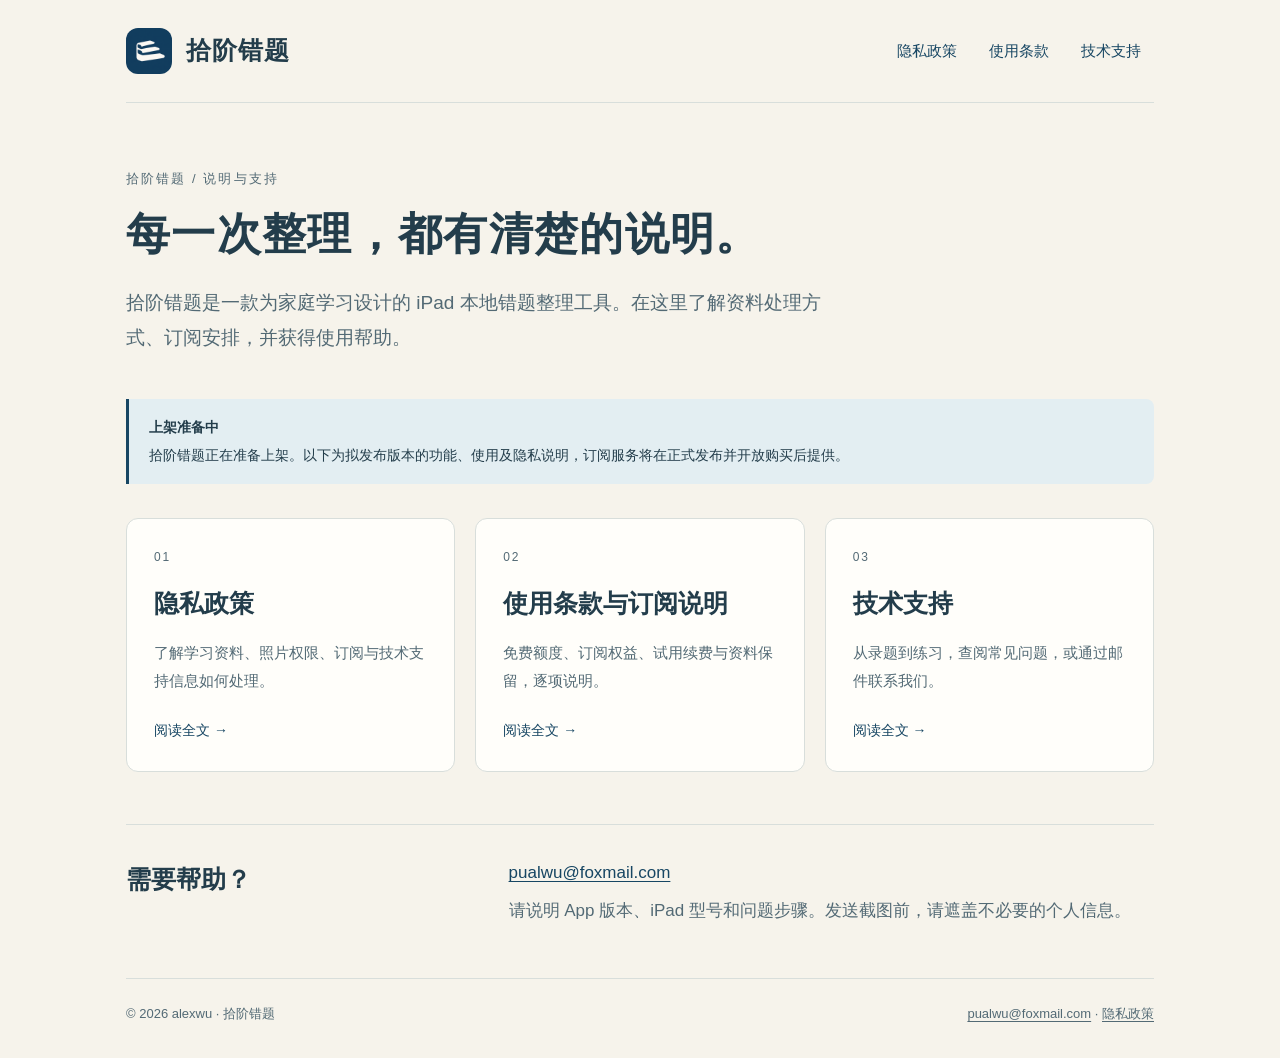
<file: index.html>
<!doctype html>
<html lang="zh-CN"><head><meta charset="utf-8"><meta name="viewport" content="width=device-width, initial-scale=1"><meta name="color-scheme" content="light"><title>每一次整理，都有清楚的说明。 · 拾阶错题</title><meta name="description" content="拾阶错题是一款为家庭学习设计的 iPad 本地错题整理工具。在这里了解资料处理方式、订阅安排，并获得使用帮助。"><link rel="icon" type="image/png" href="app-icon.png"><link rel="stylesheet" href="site.css"></head>
<body><a class="skip" href="#main">跳到正文</a><div class="wrap"><header class="site-header"><a class="brand" href="index.html" aria-label="拾阶错题说明与支持首页"><img src="app-icon.png" alt="" width="46" height="46"><strong>拾阶错题</strong></a><nav class="nav" aria-label="页面导航"><a href="privacy.html">隐私政策</a><a href="terms.html">使用条款</a><a href="support.html">技术支持</a></nav></header>
<main id="main"><div class="hero"><p class="eyebrow">拾阶错题 / 说明与支持</p><h1>每一次整理，都有清楚的说明。</h1><p class="lead">拾阶错题是一款为家庭学习设计的 iPad 本地错题整理工具。在这里了解资料处理方式、订阅安排，并获得使用帮助。</p></div><div class="notice"><strong>上架准备中</strong>拾阶错题正在准备上架。以下为拟发布版本的功能、使用及隐私说明，订阅服务将在正式发布并开放购买后提供。</div><div class="cards"><a class="card" href="privacy.html"><span class="card-number">01</span><h2>隐私政策</h2><p>了解学习资料、照片权限、订阅与技术支持信息如何处理。</p><span class="arrow">阅读全文 →</span></a><a class="card" href="terms.html"><span class="card-number">02</span><h2>使用条款与订阅说明</h2><p>免费额度、订阅权益、试用续费与资料保留，逐项说明。</p><span class="arrow">阅读全文 →</span></a><a class="card" href="support.html"><span class="card-number">03</span><h2>技术支持</h2><p>从录题到练习，查阅常见问题，或通过邮件联系我们。</p><span class="arrow">阅读全文 →</span></a></div><section class="contact" aria-label="联系我们"><h2>需要帮助？</h2><p><a href="mailto:pualwu@foxmail.com">pualwu@foxmail.com</a><br>请说明 App 版本、iPad 型号和问题步骤。发送截图前，请遮盖不必要的个人信息。</p></section></main>
<footer class="site-footer"><p>© 2026 alexwu · 拾阶错题</p><p><a href="mailto:pualwu@foxmail.com">pualwu@foxmail.com</a> · <a href="privacy.html">隐私政策</a></p></footer></div></body></html>
</file>
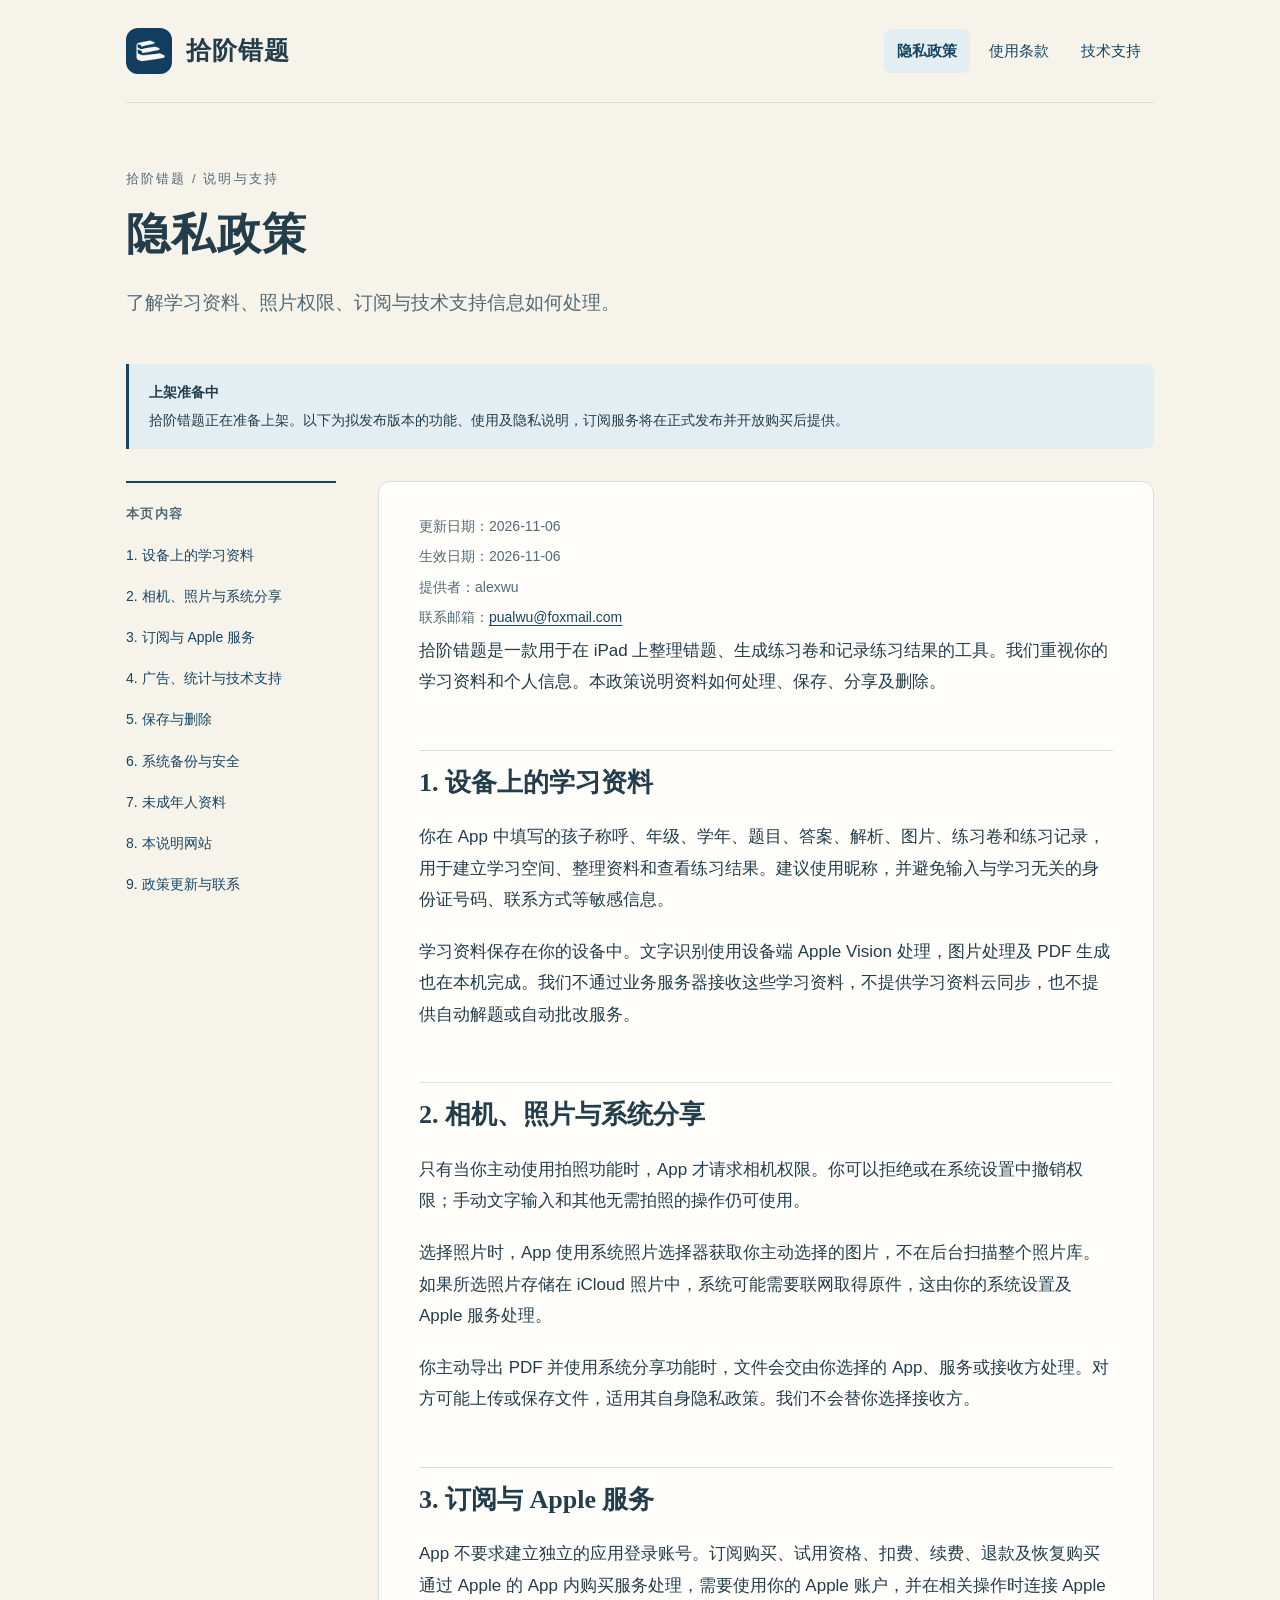
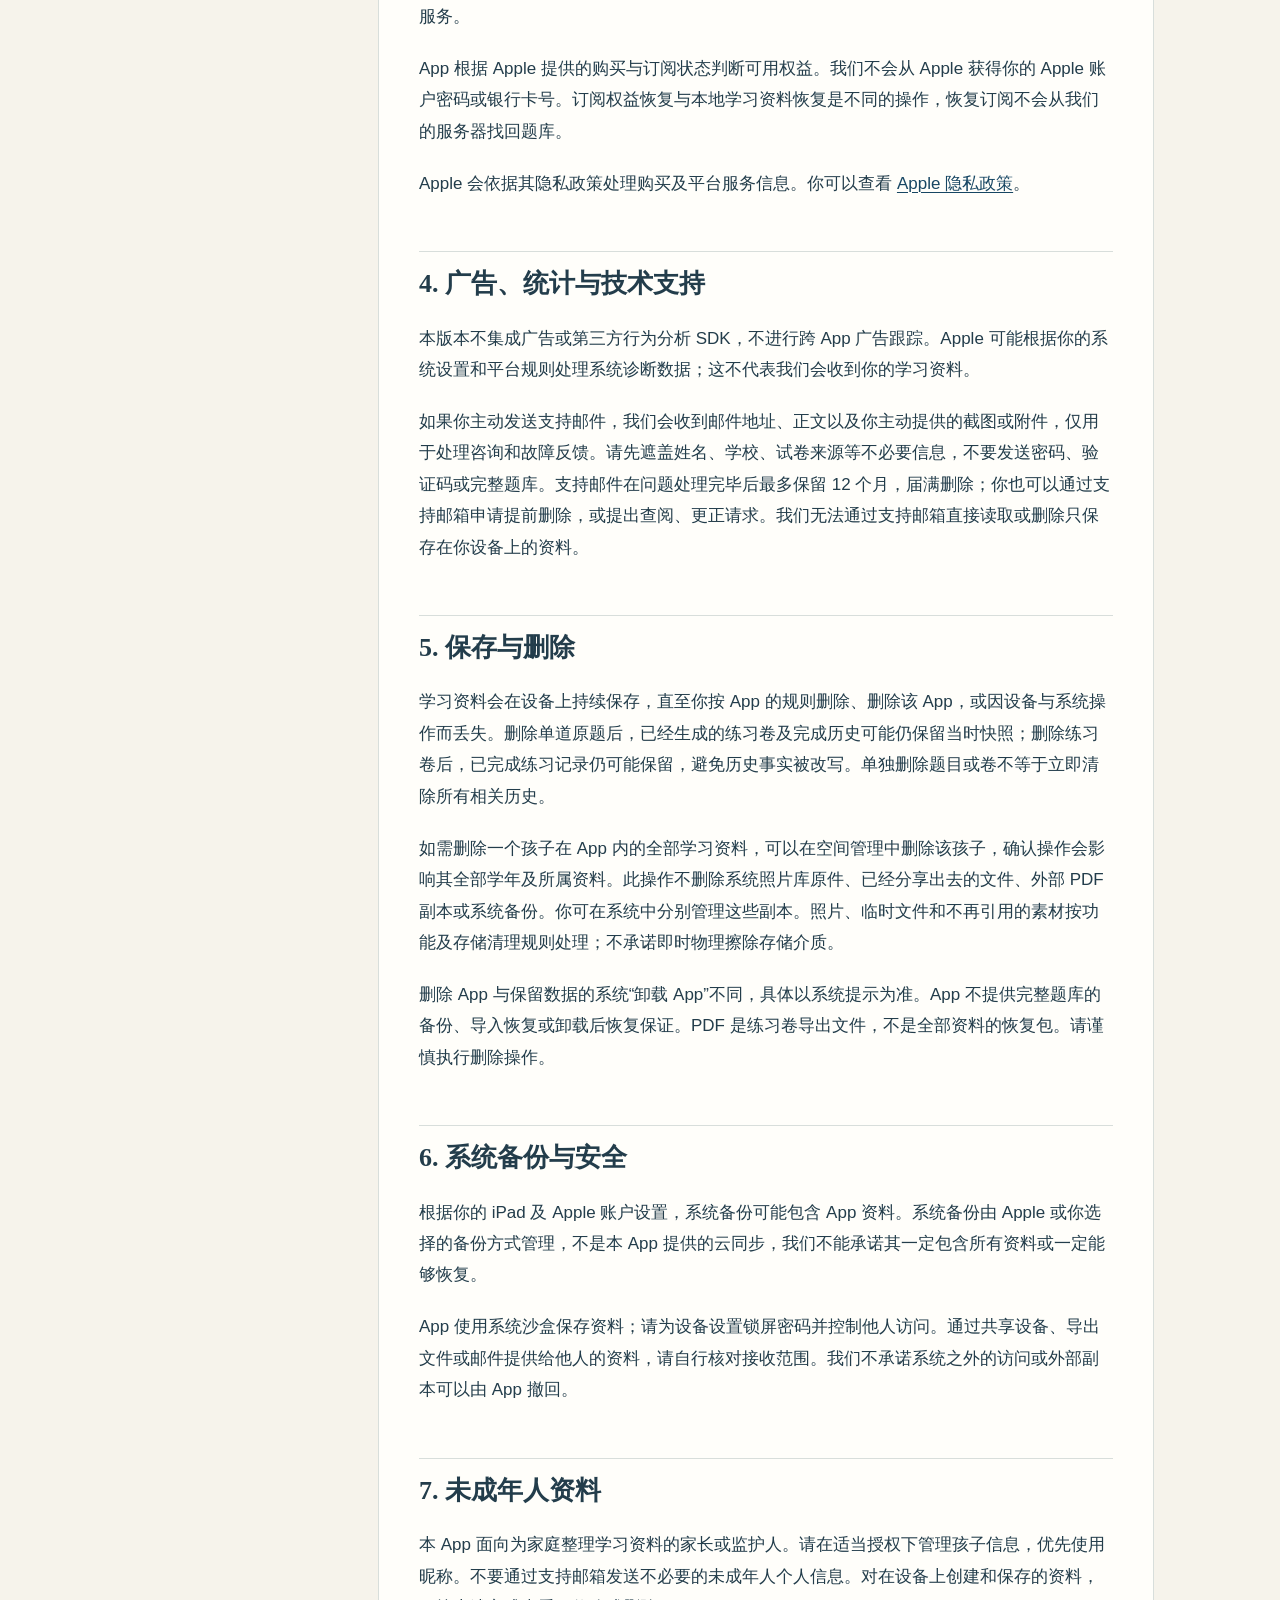
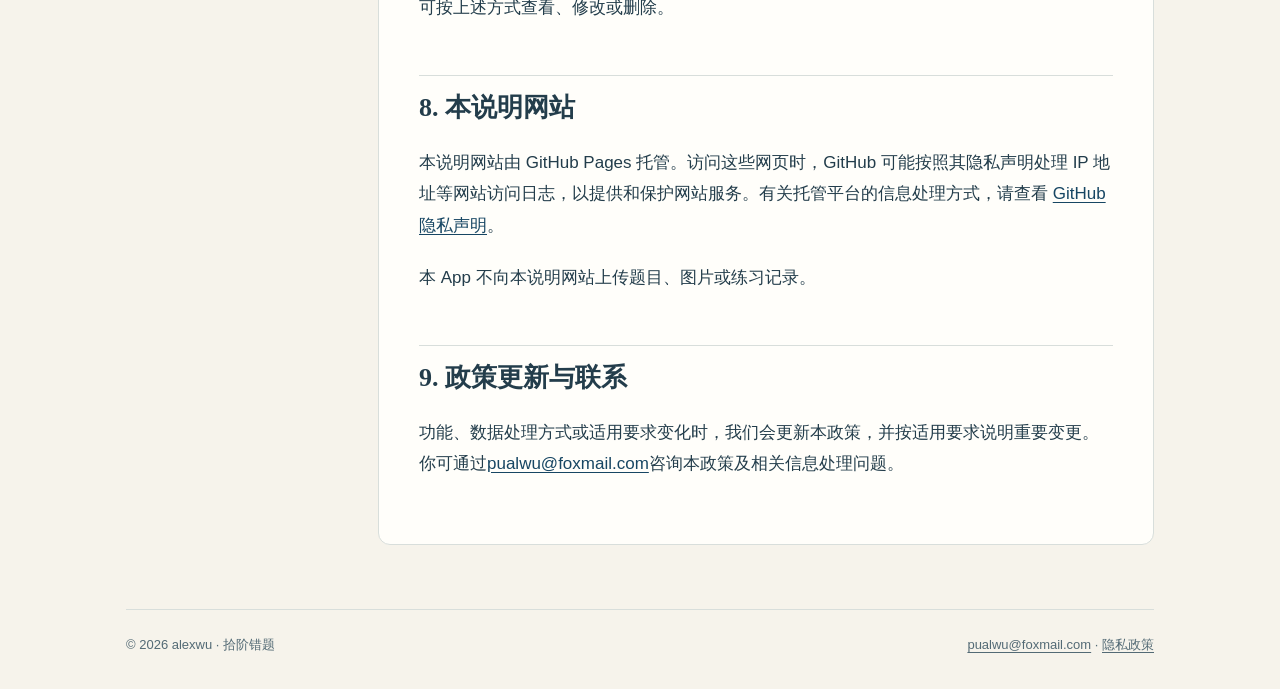
<file: privacy.html>
<!doctype html>
<html lang="zh-CN"><head><meta charset="utf-8"><meta name="viewport" content="width=device-width, initial-scale=1"><meta name="color-scheme" content="light"><title>隐私政策 · 拾阶错题</title><meta name="description" content="了解学习资料、照片权限、订阅与技术支持信息如何处理。"><link rel="icon" type="image/png" href="app-icon.png"><link rel="stylesheet" href="site.css"></head>
<body><a class="skip" href="#main">跳到正文</a><div class="wrap"><header class="site-header"><a class="brand" href="index.html" aria-label="拾阶错题说明与支持首页"><img src="app-icon.png" alt="" width="46" height="46"><strong>拾阶错题</strong></a><nav class="nav" aria-label="页面导航"><a href="privacy.html" aria-current="page">隐私政策</a><a href="terms.html">使用条款</a><a href="support.html">技术支持</a></nav></header>
<main id="main"><div class="hero"><p class="eyebrow">拾阶错题 / 说明与支持</p><h1>隐私政策</h1><p class="lead">了解学习资料、照片权限、订阅与技术支持信息如何处理。</p></div><div class="notice"><strong>上架准备中</strong>拾阶错题正在准备上架。以下为拟发布版本的功能、使用及隐私说明，订阅服务将在正式发布并开放购买后提供。</div><div class="document-layout"><aside class="toc" aria-label="本页目录"><strong>本页内容</strong><ol><li><a href="#section-1">1. 设备上的学习资料</a></li><li><a href="#section-2">2. 相机、照片与系统分享</a></li><li><a href="#section-3">3. 订阅与 Apple 服务</a></li><li><a href="#section-4">4. 广告、统计与技术支持</a></li><li><a href="#section-5">5. 保存与删除</a></li><li><a href="#section-6">6. 系统备份与安全</a></li><li><a href="#section-7">7. 未成年人资料</a></li><li><a href="#section-8">8. 本说明网站</a></li><li><a href="#section-9">9. 政策更新与联系</a></li></ol></aside><article class="document" aria-label="隐私政策正文"><p class="meta">更新日期：2026-11-06</p>
<p class="meta">生效日期：2026-11-06</p>
<p class="meta">提供者：alexwu</p>
<p class="meta">联系邮箱：<a href="mailto:pualwu@foxmail.com">pualwu@foxmail.com</a></p>
<p>拾阶错题是一款用于在 iPad 上整理错题、生成练习卷和记录练习结果的工具。我们重视你的学习资料和个人信息。本政策说明资料如何处理、保存、分享及删除。</p>
<h2 id="section-1">1. 设备上的学习资料</h2>
<p>你在 App 中填写的孩子称呼、年级、学年、题目、答案、解析、图片、练习卷和练习记录，用于建立学习空间、整理资料和查看练习结果。建议使用昵称，并避免输入与学习无关的身份证号码、联系方式等敏感信息。</p>
<p>学习资料保存在你的设备中。文字识别使用设备端 Apple Vision 处理，图片处理及 PDF 生成也在本机完成。我们不通过业务服务器接收这些学习资料，不提供学习资料云同步，也不提供自动解题或自动批改服务。</p>
<h2 id="section-2">2. 相机、照片与系统分享</h2>
<p>只有当你主动使用拍照功能时，App 才请求相机权限。你可以拒绝或在系统设置中撤销权限；手动文字输入和其他无需拍照的操作仍可使用。</p>
<p>选择照片时，App 使用系统照片选择器获取你主动选择的图片，不在后台扫描整个照片库。如果所选照片存储在 iCloud 照片中，系统可能需要联网取得原件，这由你的系统设置及 Apple 服务处理。</p>
<p>你主动导出 PDF 并使用系统分享功能时，文件会交由你选择的 App、服务或接收方处理。对方可能上传或保存文件，适用其自身隐私政策。我们不会替你选择接收方。</p>
<h2 id="section-3">3. 订阅与 Apple 服务</h2>
<p>App 不要求建立独立的应用登录账号。订阅购买、试用资格、扣费、续费、退款及恢复购买通过 Apple 的 App 内购买服务处理，需要使用你的 Apple 账户，并在相关操作时连接 Apple 服务。</p>
<p>App 根据 Apple 提供的购买与订阅状态判断可用权益。我们不会从 Apple 获得你的 Apple 账户密码或银行卡号。订阅权益恢复与本地学习资料恢复是不同的操作，恢复订阅不会从我们的服务器找回题库。</p>
<p>Apple 会依据其隐私政策处理购买及平台服务信息。你可以查看 <a href="https://www.apple.com/legal/privacy/">Apple 隐私政策</a>。</p>
<h2 id="section-4">4. 广告、统计与技术支持</h2>
<p>本版本不集成广告或第三方行为分析 SDK，不进行跨 App 广告跟踪。Apple 可能根据你的系统设置和平台规则处理系统诊断数据；这不代表我们会收到你的学习资料。</p>
<p>如果你主动发送支持邮件，我们会收到邮件地址、正文以及你主动提供的截图或附件，仅用于处理咨询和故障反馈。请先遮盖姓名、学校、试卷来源等不必要信息，不要发送密码、验证码或完整题库。支持邮件在问题处理完毕后最多保留 12 个月，届满删除；你也可以通过支持邮箱申请提前删除，或提出查阅、更正请求。我们无法通过支持邮箱直接读取或删除只保存在你设备上的资料。</p>
<h2 id="section-5">5. 保存与删除</h2>
<p>学习资料会在设备上持续保存，直至你按 App 的规则删除、删除该 App，或因设备与系统操作而丢失。删除单道原题后，已经生成的练习卷及完成历史可能仍保留当时快照；删除练习卷后，已完成练习记录仍可能保留，避免历史事实被改写。单独删除题目或卷不等于立即清除所有相关历史。</p>
<p>如需删除一个孩子在 App 内的全部学习资料，可以在空间管理中删除该孩子，确认操作会影响其全部学年及所属资料。此操作不删除系统照片库原件、已经分享出去的文件、外部 PDF 副本或系统备份。你可在系统中分别管理这些副本。照片、临时文件和不再引用的素材按功能及存储清理规则处理；不承诺即时物理擦除存储介质。</p>
<p>删除 App 与保留数据的系统“卸载 App”不同，具体以系统提示为准。App 不提供完整题库的备份、导入恢复或卸载后恢复保证。PDF 是练习卷导出文件，不是全部资料的恢复包。请谨慎执行删除操作。</p>
<h2 id="section-6">6. 系统备份与安全</h2>
<p>根据你的 iPad 及 Apple 账户设置，系统备份可能包含 App 资料。系统备份由 Apple 或你选择的备份方式管理，不是本 App 提供的云同步，我们不能承诺其一定包含所有资料或一定能够恢复。</p>
<p>App 使用系统沙盒保存资料；请为设备设置锁屏密码并控制他人访问。通过共享设备、导出文件或邮件提供给他人的资料，请自行核对接收范围。我们不承诺系统之外的访问或外部副本可以由 App 撤回。</p>
<h2 id="section-7">7. 未成年人资料</h2>
<p>本 App 面向为家庭整理学习资料的家长或监护人。请在适当授权下管理孩子信息，优先使用昵称。不要通过支持邮箱发送不必要的未成年人个人信息。对在设备上创建和保存的资料，可按上述方式查看、修改或删除。</p>
<h2 id="section-8">8. 本说明网站</h2>
<p>本说明网站由 GitHub Pages 托管。访问这些网页时，GitHub 可能按照其隐私声明处理 IP 地址等网站访问日志，以提供和保护网站服务。有关托管平台的信息处理方式，请查看 <a href="https://docs.github.com/en/site-policy/privacy-policies/github-general-privacy-statement">GitHub 隐私声明</a>。</p>
<p>本 App 不向本说明网站上传题目、图片或练习记录。</p>
<h2 id="section-9">9. 政策更新与联系</h2>
<p>功能、数据处理方式或适用要求变化时，我们会更新本政策，并按适用要求说明重要变更。你可通过<a href="mailto:pualwu@foxmail.com">pualwu@foxmail.com</a>咨询本政策及相关信息处理问题。</p></article></div></main>
<footer class="site-footer"><p>© 2026 alexwu · 拾阶错题</p><p><a href="mailto:pualwu@foxmail.com">pualwu@foxmail.com</a> · <a href="privacy.html">隐私政策</a></p></footer></div></body></html>
</file>
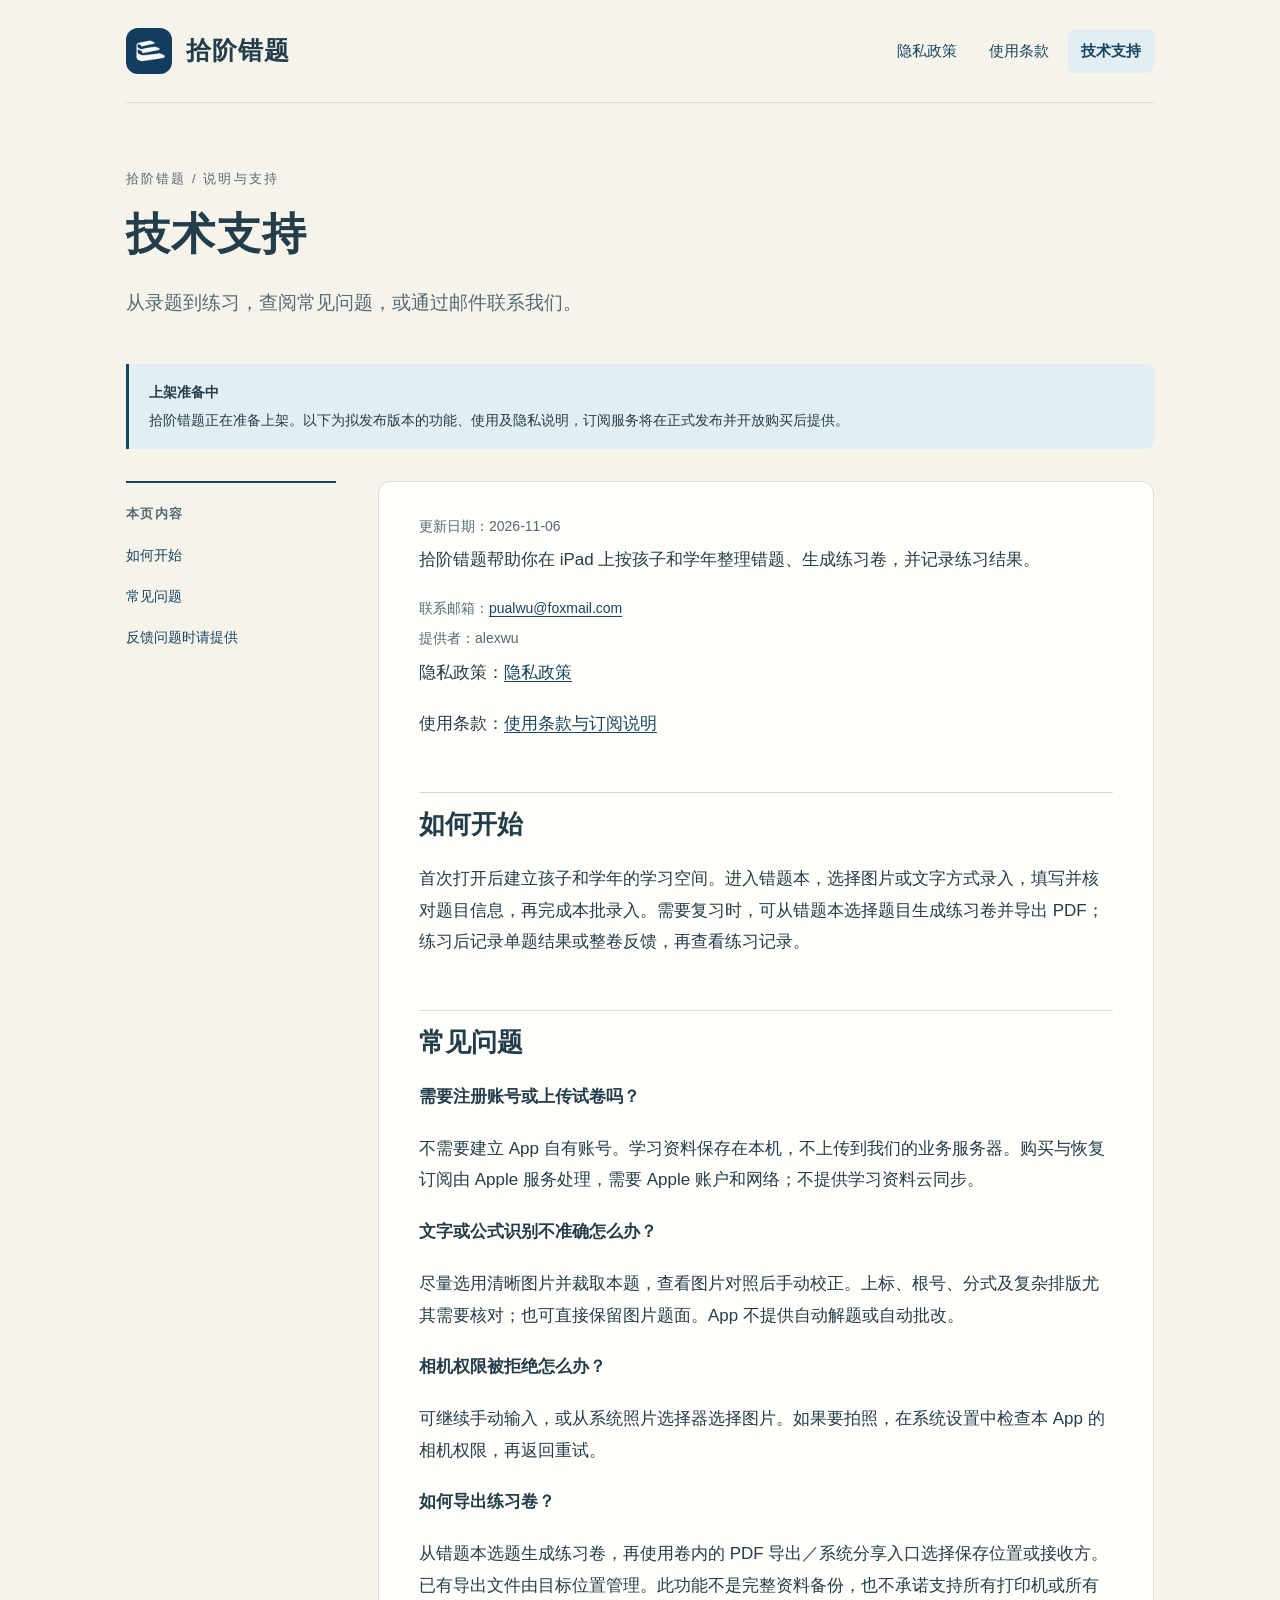
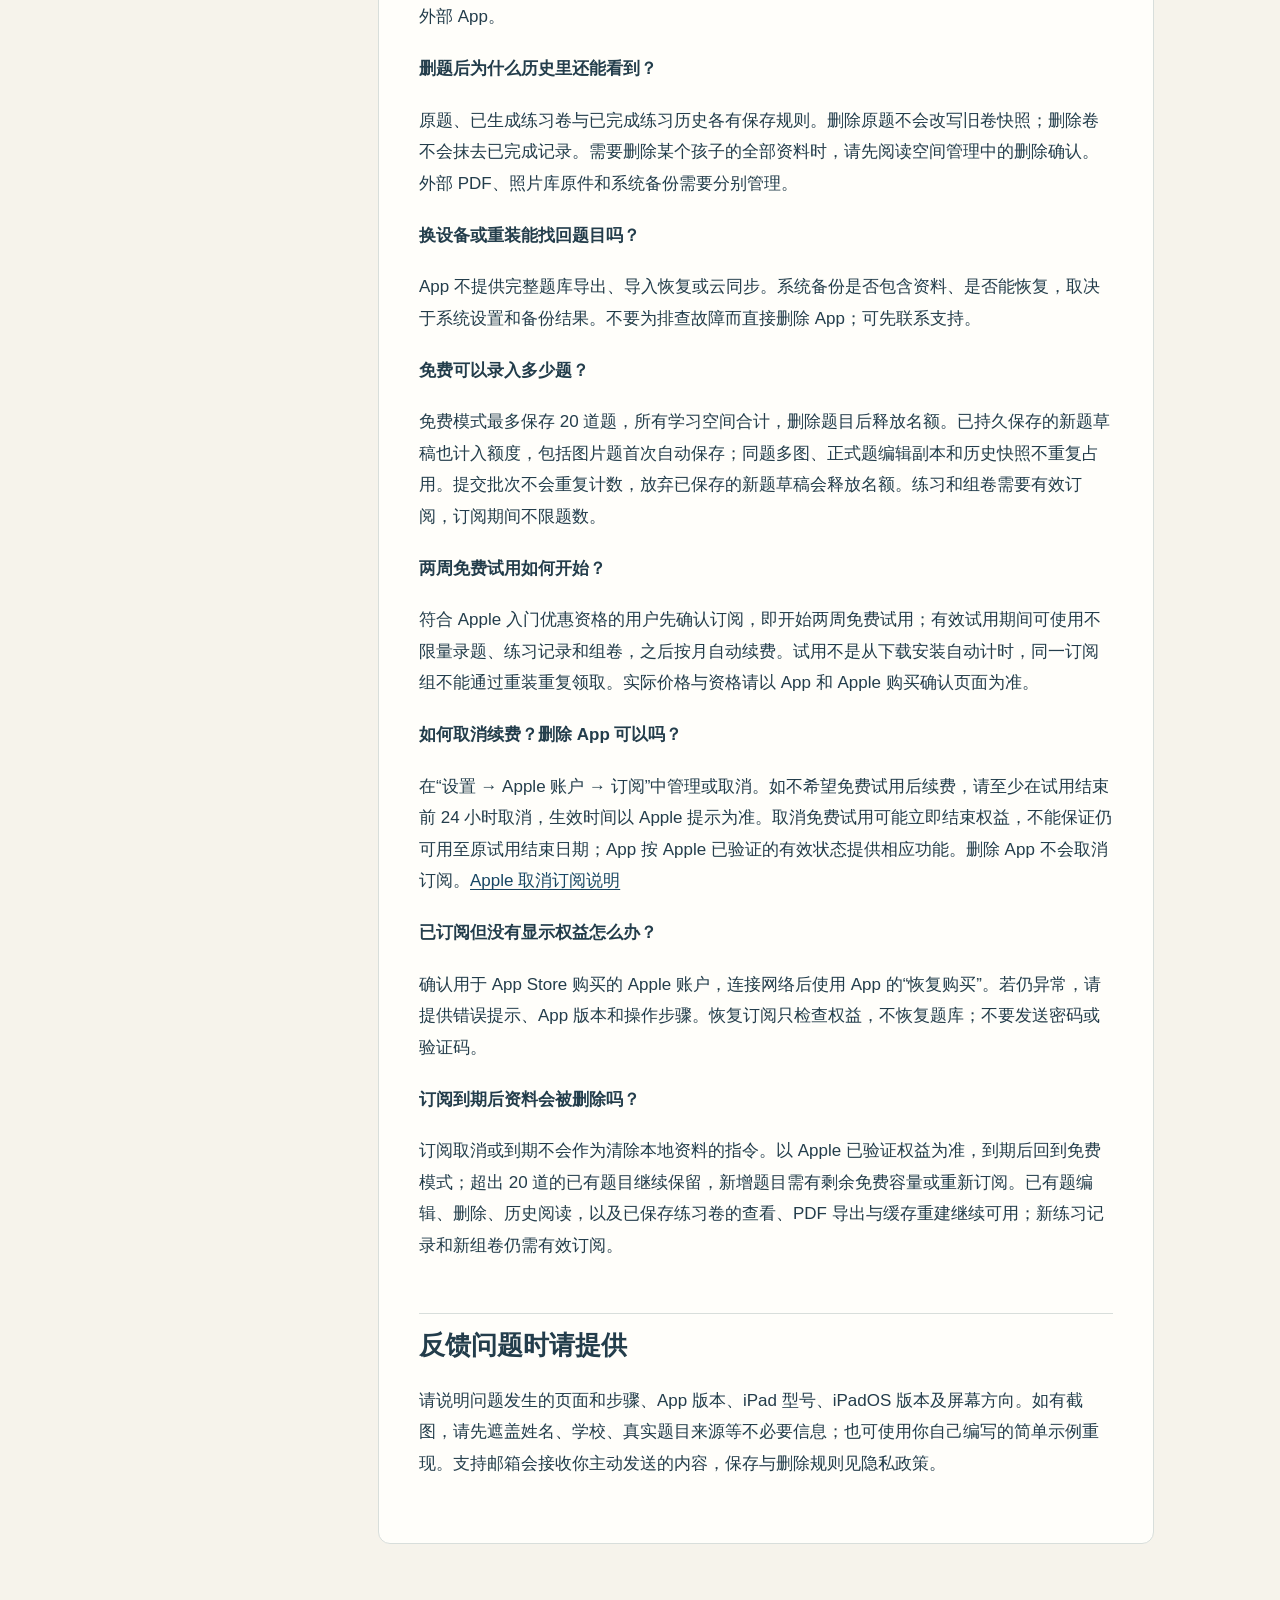
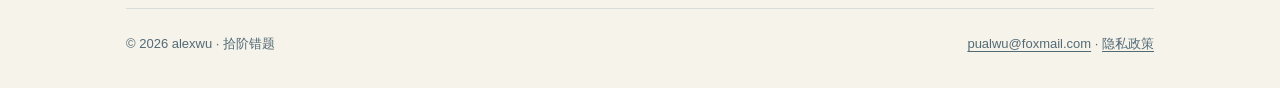
<file: support.html>
<!doctype html>
<html lang="zh-CN"><head><meta charset="utf-8"><meta name="viewport" content="width=device-width, initial-scale=1"><meta name="color-scheme" content="light"><title>技术支持 · 拾阶错题</title><meta name="description" content="从录题到练习，查阅常见问题，或通过邮件联系我们。"><link rel="icon" type="image/png" href="app-icon.png"><link rel="stylesheet" href="site.css"></head>
<body><a class="skip" href="#main">跳到正文</a><div class="wrap"><header class="site-header"><a class="brand" href="index.html" aria-label="拾阶错题说明与支持首页"><img src="app-icon.png" alt="" width="46" height="46"><strong>拾阶错题</strong></a><nav class="nav" aria-label="页面导航"><a href="privacy.html">隐私政策</a><a href="terms.html">使用条款</a><a href="support.html" aria-current="page">技术支持</a></nav></header>
<main id="main"><div class="hero"><p class="eyebrow">拾阶错题 / 说明与支持</p><h1>技术支持</h1><p class="lead">从录题到练习，查阅常见问题，或通过邮件联系我们。</p></div><div class="notice"><strong>上架准备中</strong>拾阶错题正在准备上架。以下为拟发布版本的功能、使用及隐私说明，订阅服务将在正式发布并开放购买后提供。</div><div class="document-layout"><aside class="toc" aria-label="本页目录"><strong>本页内容</strong><ol><li><a href="#section-1">如何开始</a></li><li><a href="#section-2">常见问题</a></li><li><a href="#section-3">反馈问题时请提供</a></li></ol></aside><article class="document" aria-label="技术支持正文"><p class="meta">更新日期：2026-11-06</p>
<p>拾阶错题帮助你在 iPad 上按孩子和学年整理错题、生成练习卷，并记录练习结果。</p>
<p class="meta">联系邮箱：<a href="mailto:pualwu@foxmail.com">pualwu@foxmail.com</a></p>
<p class="meta">提供者：alexwu</p>
<p>隐私政策：<a href="privacy.html">隐私政策</a></p>
<p>使用条款：<a href="terms.html">使用条款与订阅说明</a></p>
<h2 id="section-1">如何开始</h2>
<p>首次打开后建立孩子和学年的学习空间。进入错题本，选择图片或文字方式录入，填写并核对题目信息，再完成本批录入。需要复习时，可从错题本选择题目生成练习卷并导出 PDF；练习后记录单题结果或整卷反馈，再查看练习记录。</p>
<h2 id="section-2">常见问题</h2>
<p><strong>需要注册账号或上传试卷吗？</strong></p>
<p>不需要建立 App 自有账号。学习资料保存在本机，不上传到我们的业务服务器。购买与恢复订阅由 Apple 服务处理，需要 Apple 账户和网络；不提供学习资料云同步。</p>
<p><strong>文字或公式识别不准确怎么办？</strong></p>
<p>尽量选用清晰图片并裁取本题，查看图片对照后手动校正。上标、根号、分式及复杂排版尤其需要核对；也可直接保留图片题面。App 不提供自动解题或自动批改。</p>
<p><strong>相机权限被拒绝怎么办？</strong></p>
<p>可继续手动输入，或从系统照片选择器选择图片。如果要拍照，在系统设置中检查本 App 的相机权限，再返回重试。</p>
<p><strong>如何导出练习卷？</strong></p>
<p>从错题本选题生成练习卷，再使用卷内的 PDF 导出／系统分享入口选择保存位置或接收方。已有导出文件由目标位置管理。此功能不是完整资料备份，也不承诺支持所有打印机或所有外部 App。</p>
<p><strong>删题后为什么历史里还能看到？</strong></p>
<p>原题、已生成练习卷与已完成练习历史各有保存规则。删除原题不会改写旧卷快照；删除卷不会抹去已完成记录。需要删除某个孩子的全部资料时，请先阅读空间管理中的删除确认。外部 PDF、照片库原件和系统备份需要分别管理。</p>
<p><strong>换设备或重装能找回题目吗？</strong></p>
<p>App 不提供完整题库导出、导入恢复或云同步。系统备份是否包含资料、是否能恢复，取决于系统设置和备份结果。不要为排查故障而直接删除 App；可先联系支持。</p>
<p><strong>免费可以录入多少题？</strong></p>
<p>免费模式最多保存 20 道题，所有学习空间合计，删除题目后释放名额。已持久保存的新题草稿也计入额度，包括图片题首次自动保存；同题多图、正式题编辑副本和历史快照不重复占用。提交批次不会重复计数，放弃已保存的新题草稿会释放名额。练习和组卷需要有效订阅，订阅期间不限题数。</p>
<p><strong>两周免费试用如何开始？</strong></p>
<p>符合 Apple 入门优惠资格的用户先确认订阅，即开始两周免费试用；有效试用期间可使用不限量录题、练习记录和组卷，之后按月自动续费。试用不是从下载安装自动计时，同一订阅组不能通过重装重复领取。实际价格与资格请以 App 和 Apple 购买确认页面为准。</p>
<p><strong>如何取消续费？删除 App 可以吗？</strong></p>
<p>在“设置 → Apple 账户 → 订阅”中管理或取消。如不希望免费试用后续费，请至少在试用结束前 24 小时取消，生效时间以 Apple 提示为准。取消免费试用可能立即结束权益，不能保证仍可用至原试用结束日期；App 按 Apple 已验证的有效状态提供相应功能。删除 App 不会取消订阅。<a href="https://support.apple.com/118428">Apple 取消订阅说明</a></p>
<p><strong>已订阅但没有显示权益怎么办？</strong></p>
<p>确认用于 App Store 购买的 Apple 账户，连接网络后使用 App 的“恢复购买”。若仍异常，请提供错误提示、App 版本和操作步骤。恢复订阅只检查权益，不恢复题库；不要发送密码或验证码。</p>
<p><strong>订阅到期后资料会被删除吗？</strong></p>
<p>订阅取消或到期不会作为清除本地资料的指令。以 Apple 已验证权益为准，到期后回到免费模式；超出 20 道的已有题目继续保留，新增题目需有剩余免费容量或重新订阅。已有题编辑、删除、历史阅读，以及已保存练习卷的查看、PDF 导出与缓存重建继续可用；新练习记录和新组卷仍需有效订阅。</p>
<h2 id="section-3">反馈问题时请提供</h2>
<p>请说明问题发生的页面和步骤、App 版本、iPad 型号、iPadOS 版本及屏幕方向。如有截图，请先遮盖姓名、学校、真实题目来源等不必要信息；也可使用你自己编写的简单示例重现。支持邮箱会接收你主动发送的内容，保存与删除规则见隐私政策。</p></article></div></main>
<footer class="site-footer"><p>© 2026 alexwu · 拾阶错题</p><p><a href="mailto:pualwu@foxmail.com">pualwu@foxmail.com</a> · <a href="privacy.html">隐私政策</a></p></footer></div></body></html>
</file>
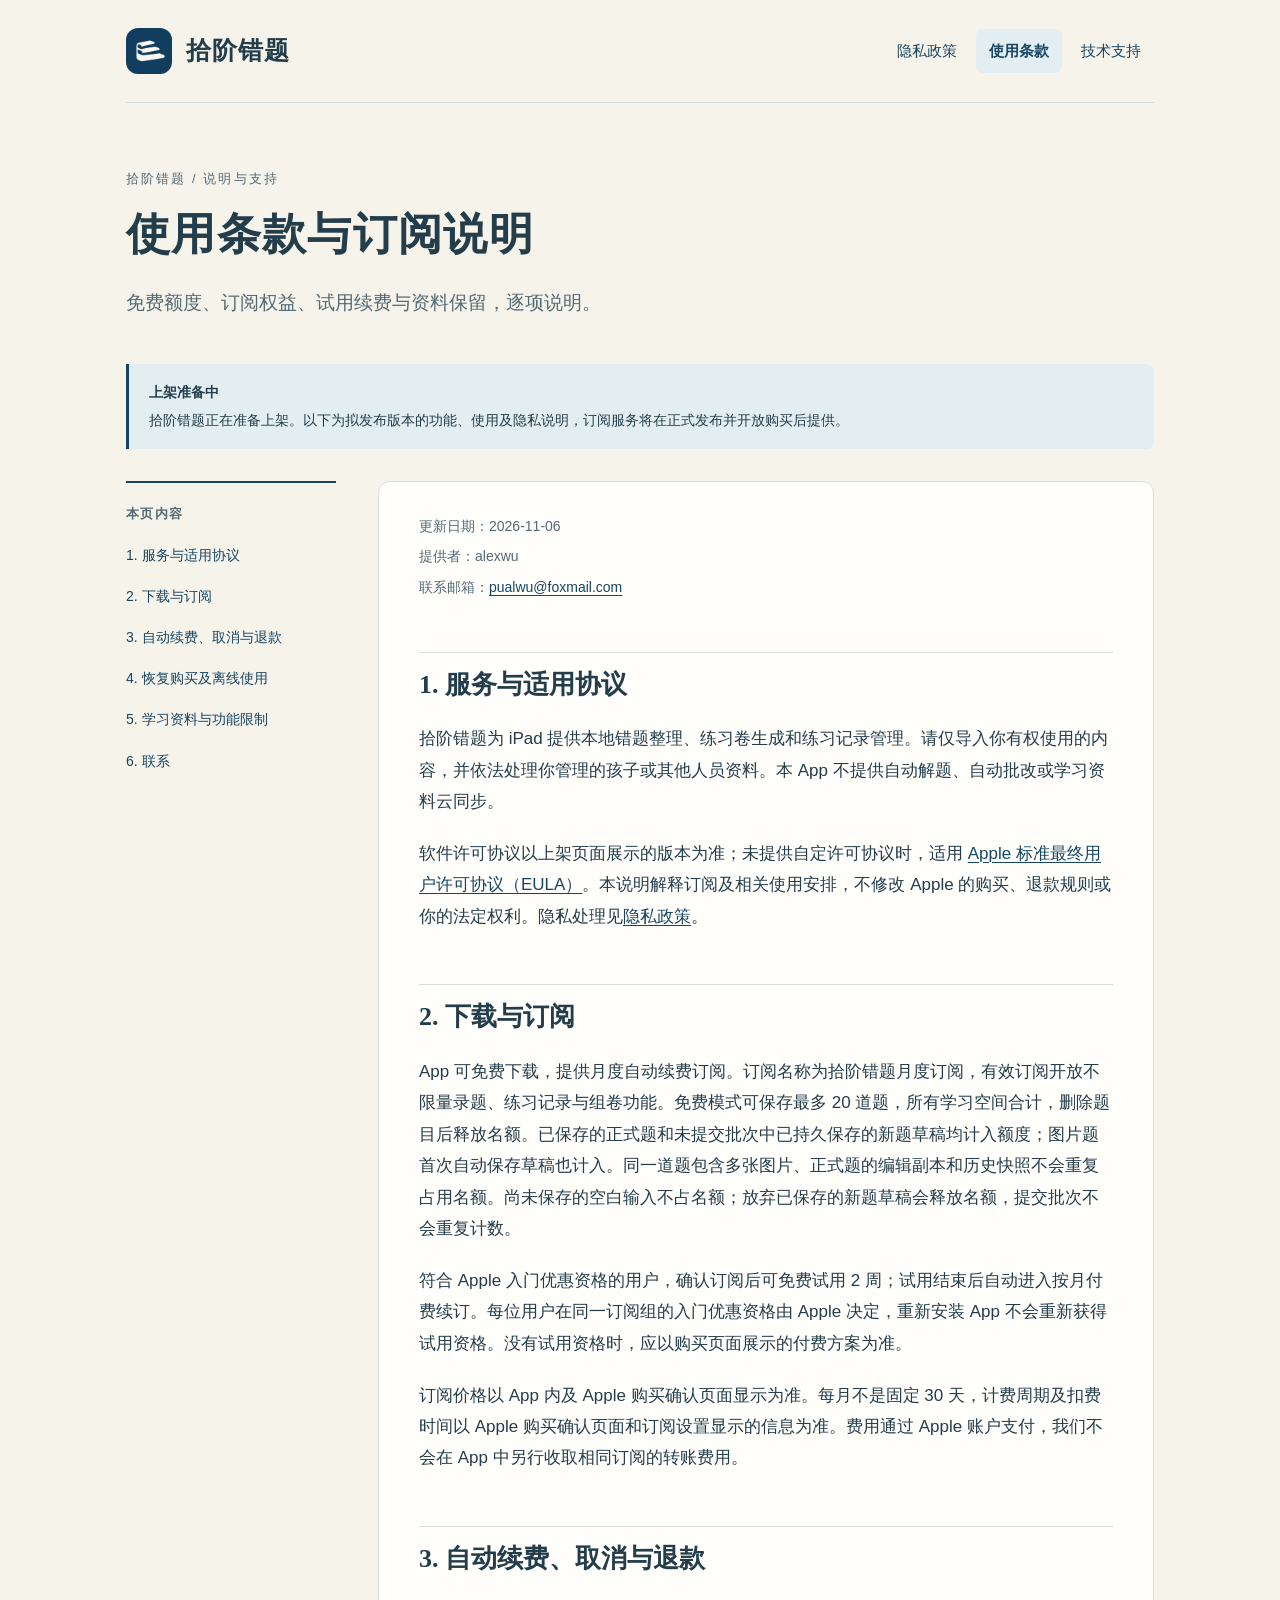
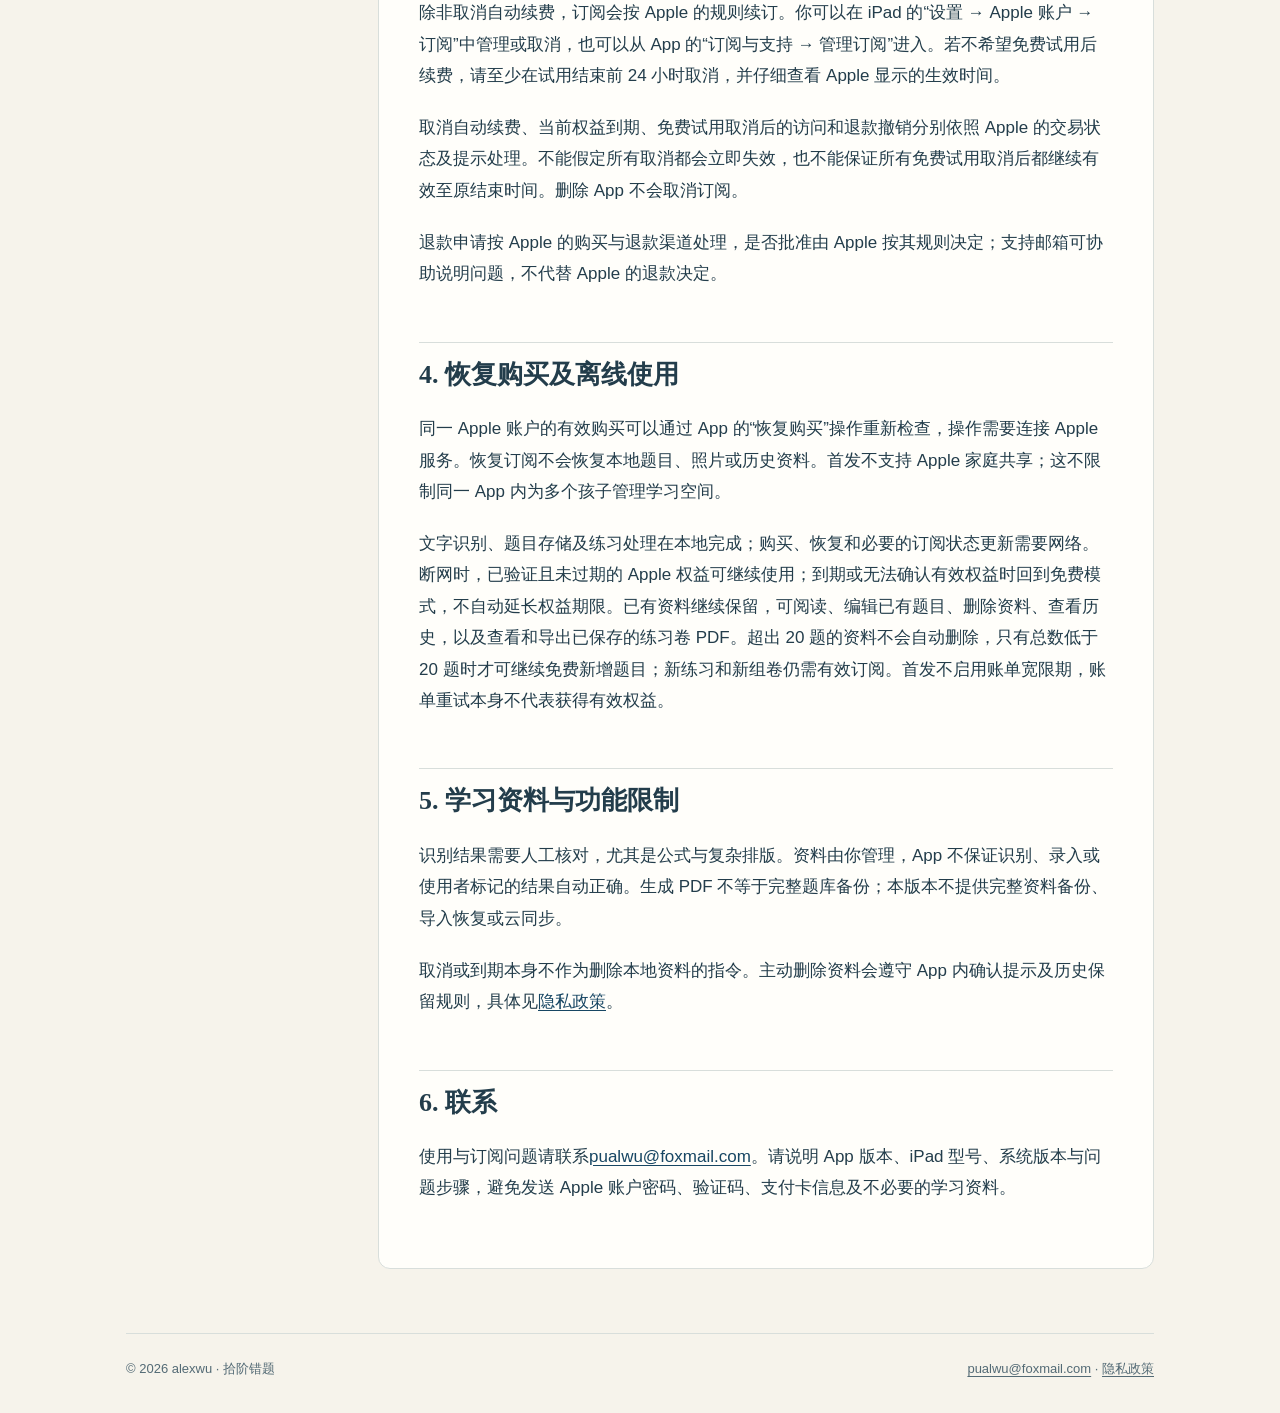
<file: terms.html>
<!doctype html>
<html lang="zh-CN"><head><meta charset="utf-8"><meta name="viewport" content="width=device-width, initial-scale=1"><meta name="color-scheme" content="light"><title>使用条款与订阅说明 · 拾阶错题</title><meta name="description" content="免费额度、订阅权益、试用续费与资料保留，逐项说明。"><link rel="icon" type="image/png" href="app-icon.png"><link rel="stylesheet" href="site.css"></head>
<body><a class="skip" href="#main">跳到正文</a><div class="wrap"><header class="site-header"><a class="brand" href="index.html" aria-label="拾阶错题说明与支持首页"><img src="app-icon.png" alt="" width="46" height="46"><strong>拾阶错题</strong></a><nav class="nav" aria-label="页面导航"><a href="privacy.html">隐私政策</a><a href="terms.html" aria-current="page">使用条款</a><a href="support.html">技术支持</a></nav></header>
<main id="main"><div class="hero"><p class="eyebrow">拾阶错题 / 说明与支持</p><h1>使用条款与订阅说明</h1><p class="lead">免费额度、订阅权益、试用续费与资料保留，逐项说明。</p></div><div class="notice"><strong>上架准备中</strong>拾阶错题正在准备上架。以下为拟发布版本的功能、使用及隐私说明，订阅服务将在正式发布并开放购买后提供。</div><div class="document-layout"><aside class="toc" aria-label="本页目录"><strong>本页内容</strong><ol><li><a href="#section-1">1. 服务与适用协议</a></li><li><a href="#section-2">2. 下载与订阅</a></li><li><a href="#section-3">3. 自动续费、取消与退款</a></li><li><a href="#section-4">4. 恢复购买及离线使用</a></li><li><a href="#section-5">5. 学习资料与功能限制</a></li><li><a href="#section-6">6. 联系</a></li></ol></aside><article class="document" aria-label="使用条款与订阅说明正文"><p class="meta">更新日期：2026-11-06</p>
<p class="meta">提供者：alexwu</p>
<p class="meta">联系邮箱：<a href="mailto:pualwu@foxmail.com">pualwu@foxmail.com</a></p>
<h2 id="section-1">1. 服务与适用协议</h2>
<p>拾阶错题为 iPad 提供本地错题整理、练习卷生成和练习记录管理。请仅导入你有权使用的内容，并依法处理你管理的孩子或其他人员资料。本 App 不提供自动解题、自动批改或学习资料云同步。</p>
<p>软件许可协议以上架页面展示的版本为准；未提供自定许可协议时，适用 <a href="https://www.apple.com/legal/internet-services/itunes/dev/stdeula/">Apple 标准最终用户许可协议（EULA）</a>。本说明解释订阅及相关使用安排，不修改 Apple 的购买、退款规则或你的法定权利。隐私处理见<a href="privacy.html">隐私政策</a>。</p>
<h2 id="section-2">2. 下载与订阅</h2>
<p>App 可免费下载，提供月度自动续费订阅。订阅名称为拾阶错题月度订阅，有效订阅开放不限量录题、练习记录与组卷功能。免费模式可保存最多 20 道题，所有学习空间合计，删除题目后释放名额。已保存的正式题和未提交批次中已持久保存的新题草稿均计入额度；图片题首次自动保存草稿也计入。同一道题包含多张图片、正式题的编辑副本和历史快照不会重复占用名额。尚未保存的空白输入不占名额；放弃已保存的新题草稿会释放名额，提交批次不会重复计数。</p>
<p>符合 Apple 入门优惠资格的用户，确认订阅后可免费试用 2 周；试用结束后自动进入按月付费续订。每位用户在同一订阅组的入门优惠资格由 Apple 决定，重新安装 App 不会重新获得试用资格。没有试用资格时，应以购买页面展示的付费方案为准。</p>
<p>订阅价格以 App 内及 Apple 购买确认页面显示为准。每月不是固定 30 天，计费周期及扣费时间以 Apple 购买确认页面和订阅设置显示的信息为准。费用通过 Apple 账户支付，我们不会在 App 中另行收取相同订阅的转账费用。</p>
<h2 id="section-3">3. 自动续费、取消与退款</h2>
<p>除非取消自动续费，订阅会按 Apple 的规则续订。你可以在 iPad 的“设置 → Apple 账户 → 订阅”中管理或取消，也可以从 App 的“订阅与支持 → 管理订阅”进入。若不希望免费试用后续费，请至少在试用结束前 24 小时取消，并仔细查看 Apple 显示的生效时间。</p>
<p>取消自动续费、当前权益到期、免费试用取消后的访问和退款撤销分别依照 Apple 的交易状态及提示处理。不能假定所有取消都会立即失效，也不能保证所有免费试用取消后都继续有效至原结束时间。删除 App 不会取消订阅。</p>
<p>退款申请按 Apple 的购买与退款渠道处理，是否批准由 Apple 按其规则决定；支持邮箱可协助说明问题，不代替 Apple 的退款决定。</p>
<h2 id="section-4">4. 恢复购买及离线使用</h2>
<p>同一 Apple 账户的有效购买可以通过 App 的“恢复购买”操作重新检查，操作需要连接 Apple 服务。恢复订阅不会恢复本地题目、照片或历史资料。首发不支持 Apple 家庭共享；这不限制同一 App 内为多个孩子管理学习空间。</p>
<p>文字识别、题目存储及练习处理在本地完成；购买、恢复和必要的订阅状态更新需要网络。断网时，已验证且未过期的 Apple 权益可继续使用；到期或无法确认有效权益时回到免费模式，不自动延长权益期限。已有资料继续保留，可阅读、编辑已有题目、删除资料、查看历史，以及查看和导出已保存的练习卷 PDF。超出 20 题的资料不会自动删除，只有总数低于 20 题时才可继续免费新增题目；新练习和新组卷仍需有效订阅。首发不启用账单宽限期，账单重试本身不代表获得有效权益。</p>
<h2 id="section-5">5. 学习资料与功能限制</h2>
<p>识别结果需要人工核对，尤其是公式与复杂排版。资料由你管理，App 不保证识别、录入或使用者标记的结果自动正确。生成 PDF 不等于完整题库备份；本版本不提供完整资料备份、导入恢复或云同步。</p>
<p>取消或到期本身不作为删除本地资料的指令。主动删除资料会遵守 App 内确认提示及历史保留规则，具体见<a href="privacy.html">隐私政策</a>。</p>
<h2 id="section-6">6. 联系</h2>
<p>使用与订阅问题请联系<a href="mailto:pualwu@foxmail.com">pualwu@foxmail.com</a>。请说明 App 版本、iPad 型号、系统版本与问题步骤，避免发送 Apple 账户密码、验证码、支付卡信息及不必要的学习资料。</p></article></div></main>
<footer class="site-footer"><p>© 2026 alexwu · 拾阶错题</p><p><a href="mailto:pualwu@foxmail.com">pualwu@foxmail.com</a> · <a href="privacy.html">隐私政策</a></p></footer></div></body></html>
</file>
<file: site.css>
:root{--paper:#f6f3eb;--card:#fffefa;--ink:#233d4b;--muted:#536a75;--accent:#174663;--line:#d8dedb;--tint:#e3eef2;--serif:"Songti SC","STSong","Noto Serif CJK SC",serif;--sans:"PingFang SC","Microsoft YaHei",sans-serif;color-scheme:light}*{box-sizing:border-box}html{scroll-behavior:smooth;scroll-padding-top:2rem}body{margin:0;background:var(--paper);color:var(--ink);font-family:var(--sans);font-size:17px;line-height:1.85;-webkit-text-size-adjust:100%}a{color:var(--accent);text-underline-offset:.2em;text-decoration-thickness:1px}a:hover{text-decoration-thickness:2px}a:focus-visible{outline:3px solid #b85c38;outline-offset:5px;border-radius:2px}.skip{position:absolute;left:20px;top:-100px;padding:10px;background:var(--card);z-index:5}.skip:focus{top:10px}.wrap{max-width:1100px;margin:auto;padding:0 36px}.site-header{display:flex;align-items:center;justify-content:space-between;gap:24px;padding:28px 0;border-bottom:1px solid var(--line)}.brand{display:flex;align-items:center;gap:14px;text-decoration:none;color:var(--ink);white-space:nowrap}.brand img{width:46px;height:46px;border-radius:12px}.brand strong{font-family:var(--serif);font-size:25px;letter-spacing:.04em}.nav{display:flex;gap:6px;flex-wrap:wrap}.nav a{padding:8px 13px;min-height:44px;text-decoration:none;border-radius:7px;font-size:15px}.nav a[aria-current="page"]{background:var(--tint);font-weight:600}.eyebrow{font-size:13px;letter-spacing:.16em;color:var(--muted);margin:0 0 14px}.hero{padding:64px 0 44px;max-width:820px}h1{font-family:var(--serif);font-size:44px;line-height:1.35;letter-spacing:.03em;margin:0 0 20px;font-weight:700}.lead{font-size:19px;line-height:1.85;color:var(--muted);margin:0;max-width:710px}.notice{padding:16px 20px;background:var(--tint);border-left:3px solid var(--accent);border-radius:0 8px 8px 0;font-size:14px;line-height:1.8;margin:0 0 32px}.notice strong{display:block;margin-bottom:3px}.preview{background:#fff0d8;border-left-color:#9b581a}.cards{display:grid;grid-template-columns:repeat(3,minmax(0,1fr));gap:20px;margin:34px 0 52px}.card{display:flex;flex-direction:column;background:var(--card);border:1px solid var(--line);border-radius:12px;padding:27px;text-decoration:none;color:var(--ink);transition:border-color .15s,transform .15s}.card:hover{border-color:var(--accent);transform:translateY(-2px)}.card-number{font-size:12px;letter-spacing:.15em;color:var(--muted)}.card h2{font-family:var(--serif);font-size:25px;margin:12px 0}.card p{font-size:15px;line-height:1.85;color:var(--muted);margin:0 0 24px}.card .arrow{font-size:14px;color:var(--accent);margin-top:auto}.contact{display:grid;grid-template-columns:1fr 1.8fr;gap:24px;border-top:1px solid var(--line);padding:32px 0 52px}.contact h2{font-family:var(--serif);font-size:25px;margin:0}.contact p{margin:0;color:var(--muted)}.contact a{display:inline-block;margin-bottom:6px}.document-layout{display:grid;grid-template-columns:210px minmax(0,1fr);gap:42px;align-items:start;padding-bottom:64px}.toc{border-top:2px solid var(--accent);padding-top:18px;font-size:14px;position:sticky;top:24px}.toc strong{font-size:13px;color:var(--muted);letter-spacing:.1em}.toc ol{list-style:none;margin:10px 0 0;padding:0}.toc li{margin:4px 0}.toc a{display:block;line-height:1.65;padding:7px 0;text-decoration:none}.document{min-width:0;background:var(--card);padding:32px 40px 44px;border:1px solid var(--line);border-radius:12px;overflow-wrap:anywhere}.document p{margin:0 0 1.2em}.document h2{font-family:var(--serif);font-size:26px;line-height:1.5;margin:2em 0 .75em;padding-top:12px;border-top:1px solid var(--line)}.document h2:first-child{margin-top:0}.document p.meta{font-size:14px;line-height:1.8;color:var(--muted);margin:0 0 5px}.document p.meta:last-of-type{margin-bottom:25px}.document ul{padding-left:1.4em}.document strong{font-weight:600}.site-footer{display:flex;justify-content:space-between;flex-wrap:wrap;gap:12px;border-top:1px solid var(--line);padding:23px 0 32px;font-size:13px;color:var(--muted)}.site-footer p{margin:0}.site-footer a{color:var(--muted)}@media(max-width:850px){.wrap{padding:0 24px}.document-layout{grid-template-columns:1fr;gap:20px}.toc{position:static}.toc ol{display:grid;grid-template-columns:1fr 1fr;gap:0 18px}.cards{gap:12px}.card{padding:22px}.card h2{font-size:23px}h1{font-size:38px}.hero{padding:48px 0 32px}}@media(max-width:600px){body{font-size:16px}.wrap{padding:0 18px}.site-header{align-items:flex-start;flex-direction:column;gap:14px;padding:20px 0}.brand img{width:40px;height:40px}.brand strong{font-size:23px}.nav{gap:2px;margin-left:-9px}.nav a{padding:8px 10px;font-size:14px}.hero{padding:35px 0 25px}h1{font-size:32px;margin-bottom:15px}.lead{font-size:17px}.cards{grid-template-columns:1fr;margin:25px 0 32px;gap:14px}.card{padding:23px}.card h2{font-size:24px;margin:8px 0}.card p{margin-bottom:16px}.contact{grid-template-columns:1fr;gap:14px;padding-bottom:34px}.notice{padding:14px 16px}.toc ol{grid-template-columns:1fr}.document{padding:23px 20px 30px}.document h2{font-size:23px}.document-layout{padding-bottom:36px}.site-footer{font-size:12px}}@media(prefers-reduced-motion:reduce){html{scroll-behavior:auto}.card{transition:none}.card:hover{transform:none}}@media print{.site-header,.toc,.notice,.site-footer,.skip{display:none}.wrap{padding:0;max-width:none}.hero{padding:0 0 20px}.document-layout{display:block}.document{border:0;padding:0}body{font-size:11pt;background:white;color:black}h1{font-size:24pt}.document h2{font-size:15pt;break-after:avoid}a{color:inherit}}
</file>
